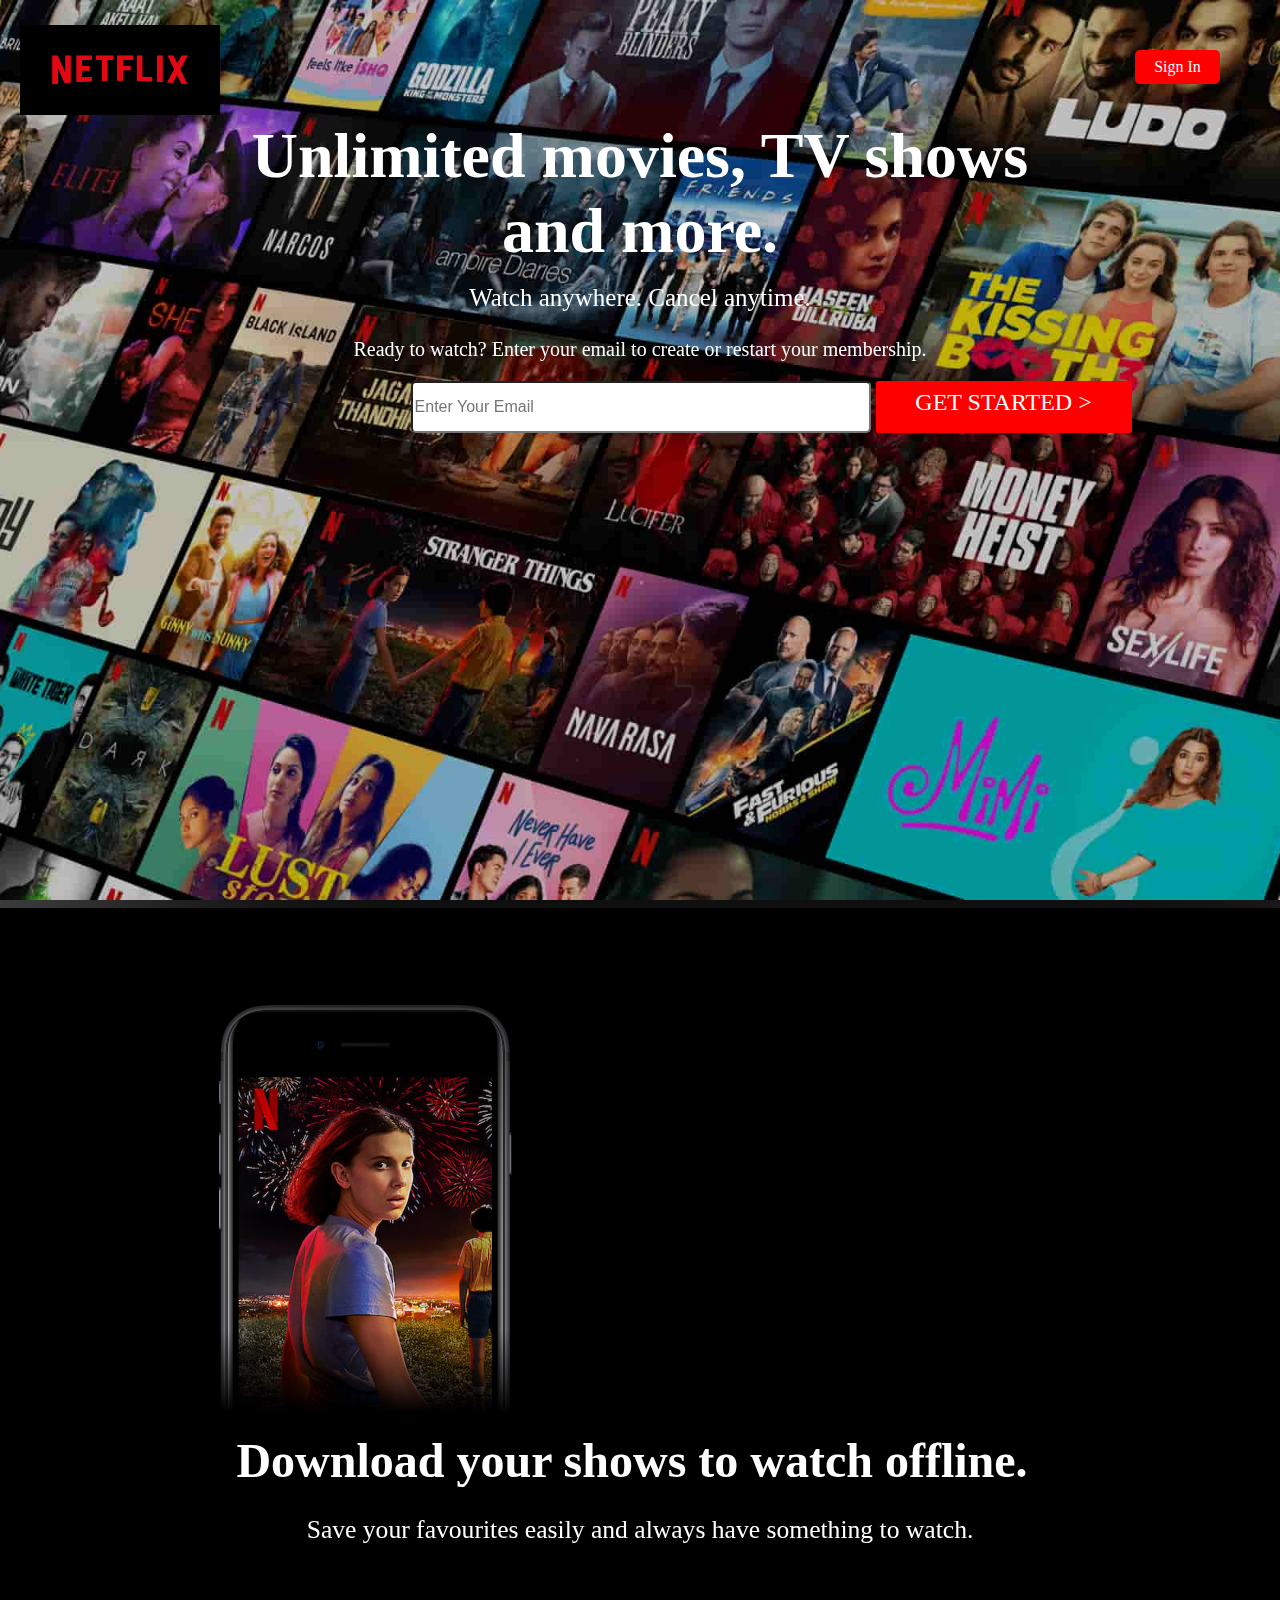
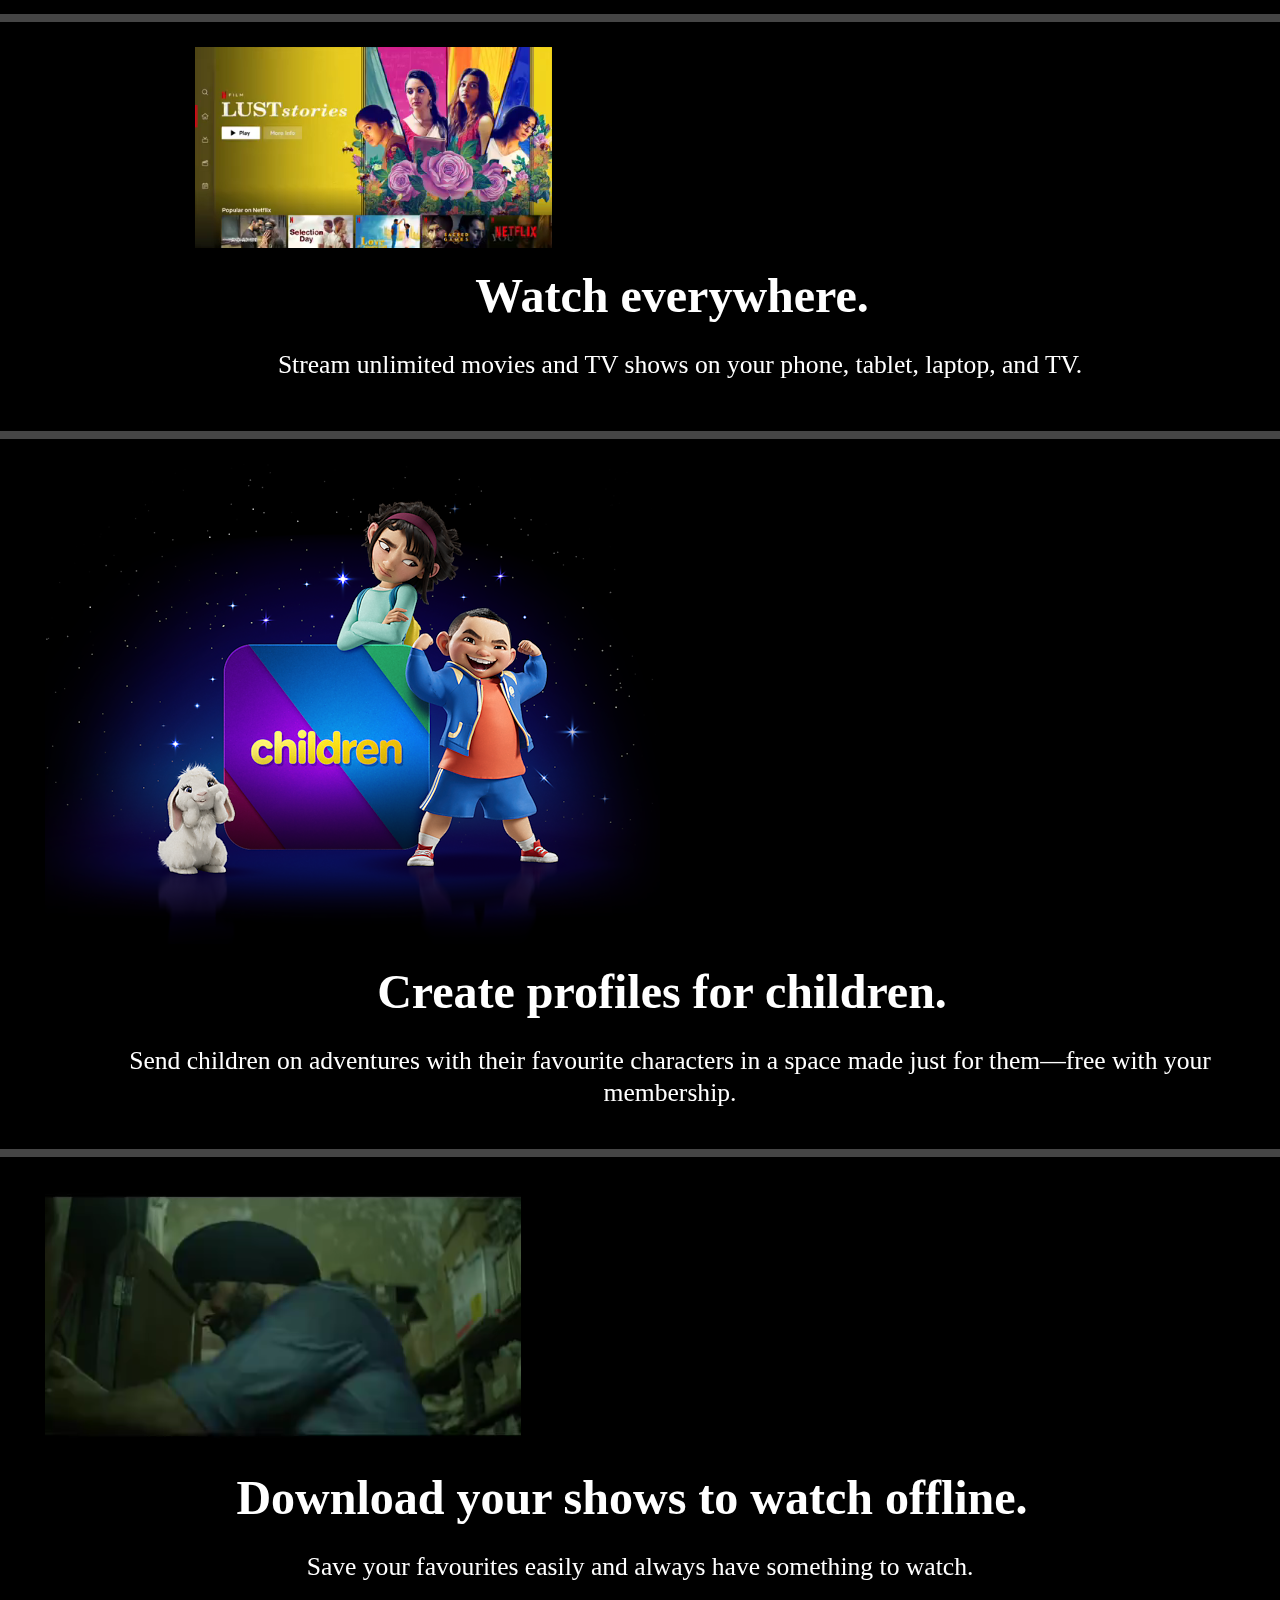
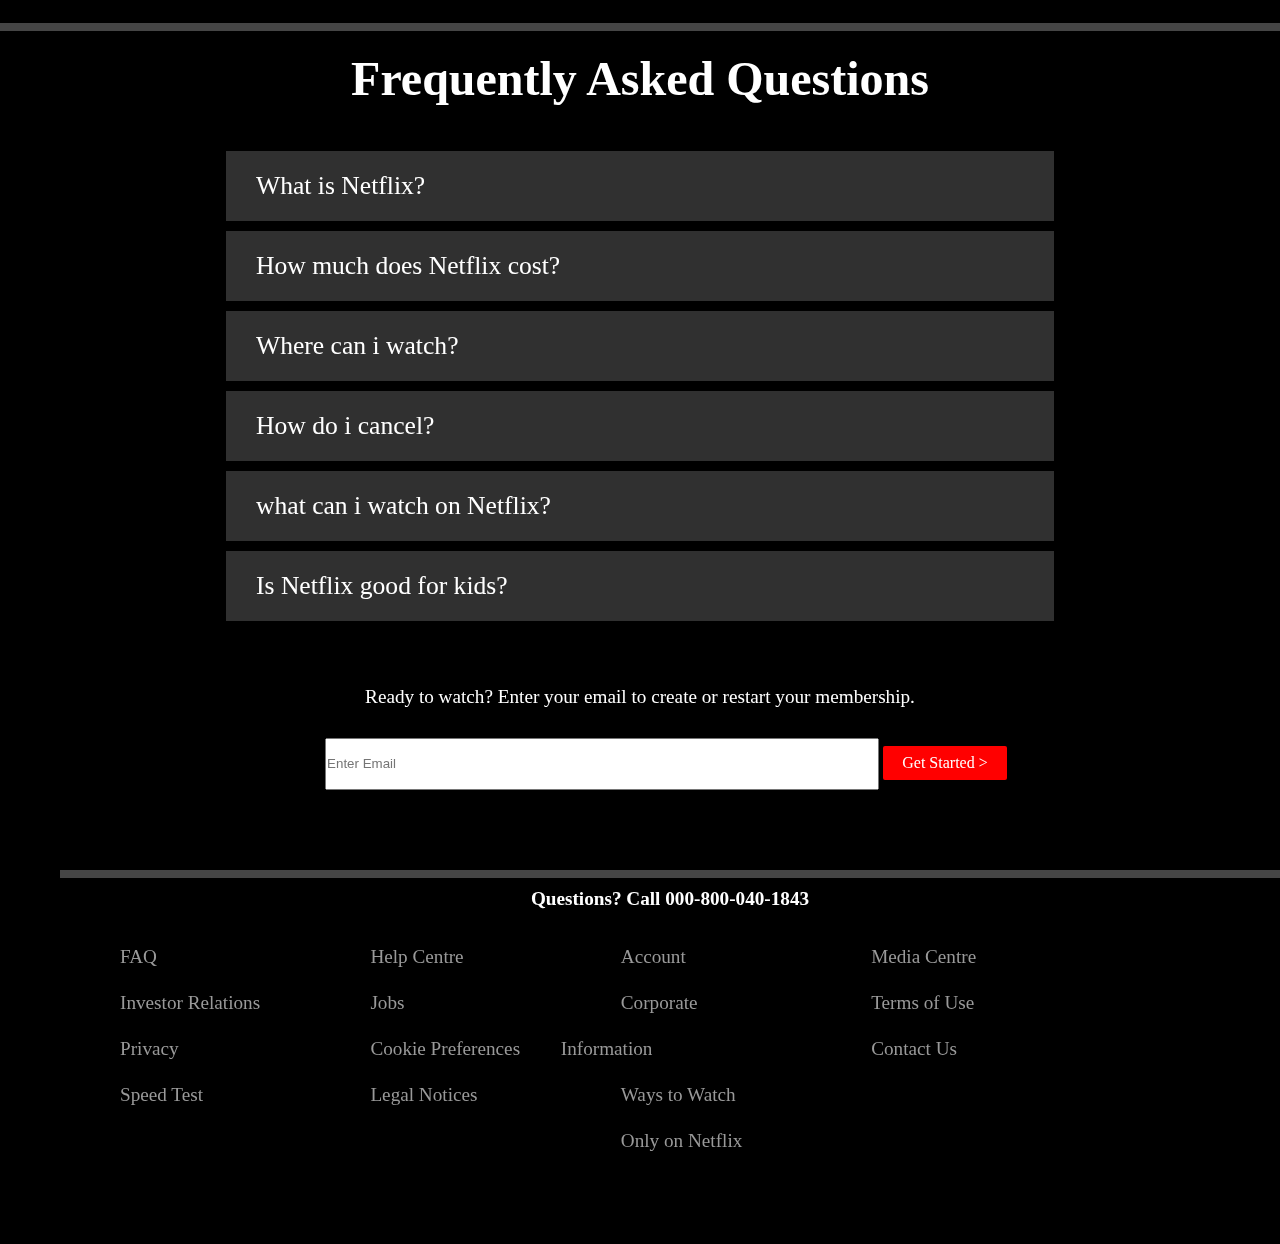
<file: index.html>
<!DOCTYPE html>
<html lang="en">
<head>
    <meta charset="UTF-8">
    <meta http-equiv="X-UA-Compatible" content="IE=edge">
    <meta name="viewport" content="width=device-width, initial-scale=1.0">
    <link rel="stylesheet" href="style.css">
    <link rel="icon" href="netflix-task.png">
    <title>
        Netflix
    </title>
</head>
<body>
    <header class="container">
        <div class="container-top">
            <img class="img" src="netflix-logo.png" alt="Netflix Logo">
            <a href="index2.html" class="btn btn-rounded">Sign In</a>
        </div>
        <div class="container-content">
            <h1>Unlimited movies, TV shows and more.</h1>
            <h2>Watch anywhere. Cancel anytime.</h2>
            <p>Ready to watch? Enter your email to create or restart your membership.</p>
            <input type="email" name="email" id="mail" placeholder="Enter Your Email">
            <a href="#" class="btn btn-lg">Get Started > </a>
        </div>
    </header>
    <section class="style-cards">
        <div class="card-0">
            <img src="mobile.jpg" alt="mobile view">
            <div class="desc-0">
                <h1>Download your shows to watch offline.</h1>
                <h2>Save your favourites easily and always have something to watch.</h2>
            </div>
        </div>
        <div class="card-1">
            <video class="video-1" autoplay="" playsinline="" muted="" loop=""><source src="tv.m4v" type="video/mp4"></video>
            <div class="desc-1">
                <h1>Watch everywhere.</h1>
                <h2>Stream unlimited movies and TV shows on your phone, tablet, laptop, and TV.</h2>
            </div>
        </div>
        <div class="card-2">
            <img src="children.png" alt="mobile view">
            <div class="desc-2">
                <h1>Create profiles for children.</h1>
                <h2>Send children on adventures with their favourite characters in a space made just for them—free with your membership.</h2>
            </div>
        </div>
        <div class="card-3">
            <video class="video-2" autoplay="" playsinline="" muted="" loop="" ><source src="scared.m4v" type="video/mp4"></video>
            <div class="desc-3">
                <h1>Download your shows to watch offline.</h1>
                <h2>Save your favourites easily and always have something to watch.</h2>
            </div>
        </div>
    </section>
    <section class="lastsec">
        <div class="faq">
            <h1>Frequently Asked Questions</h1>
            <ul class="questions">
                <li>What is Netflix?</li>
                <li>How much does Netflix cost?</li>
                <li>Where can i watch?</li>
                <li>How do i cancel?</li>
                <li>what can i watch on Netflix?</li>
                <li>Is Netflix good for kids?</li>
            </ul>
            <p>Ready to watch? Enter your email to create or restart your membership.</p>
            <div class="input">
                <input type="email" name="email" placeholder="Enter Email">
                <a href="#" class="btn btn-lg">Get Started > </a>
            </div>
        </div>
    </section>
    <footer class="footer">
        <p>Questions? Call 000-800-040-1843</p>
        <div class="footer-cols">
            <ul>
                <li><a href="#">FAQ</a></li>
                <li><a href="#">Investor Relations</a></li>
                <li><a href="#">Privacy</a></li>
                <li><a href="#">Speed Test</a></li>
            </ul>
            <ul>
                <li><a href="#">Help Centre</a></li>
                <li><a href="#">Jobs</a></li>
                <li><a href="#">Cookie Preferences</a></li>
                <li><a href="#">Legal Notices</a></li>
            </ul>
            <ul>
                <li><a href="#">Account</a></li>
                <li><a href="#">Corporate Information</a></li>
                <li><a href="#">Ways to Watch</a></li>
                <li><a href="#">Only on Netflix</a></li>
            </ul>
            <ul>
                <li><a href="#">Media Centre</a></li>
                <li><a href="#">Terms of Use</a></li>
                <li><a href="#">Contact Us</a></li>
            </ul>
        </div>
    </footer>
</body>
</html>
</file>
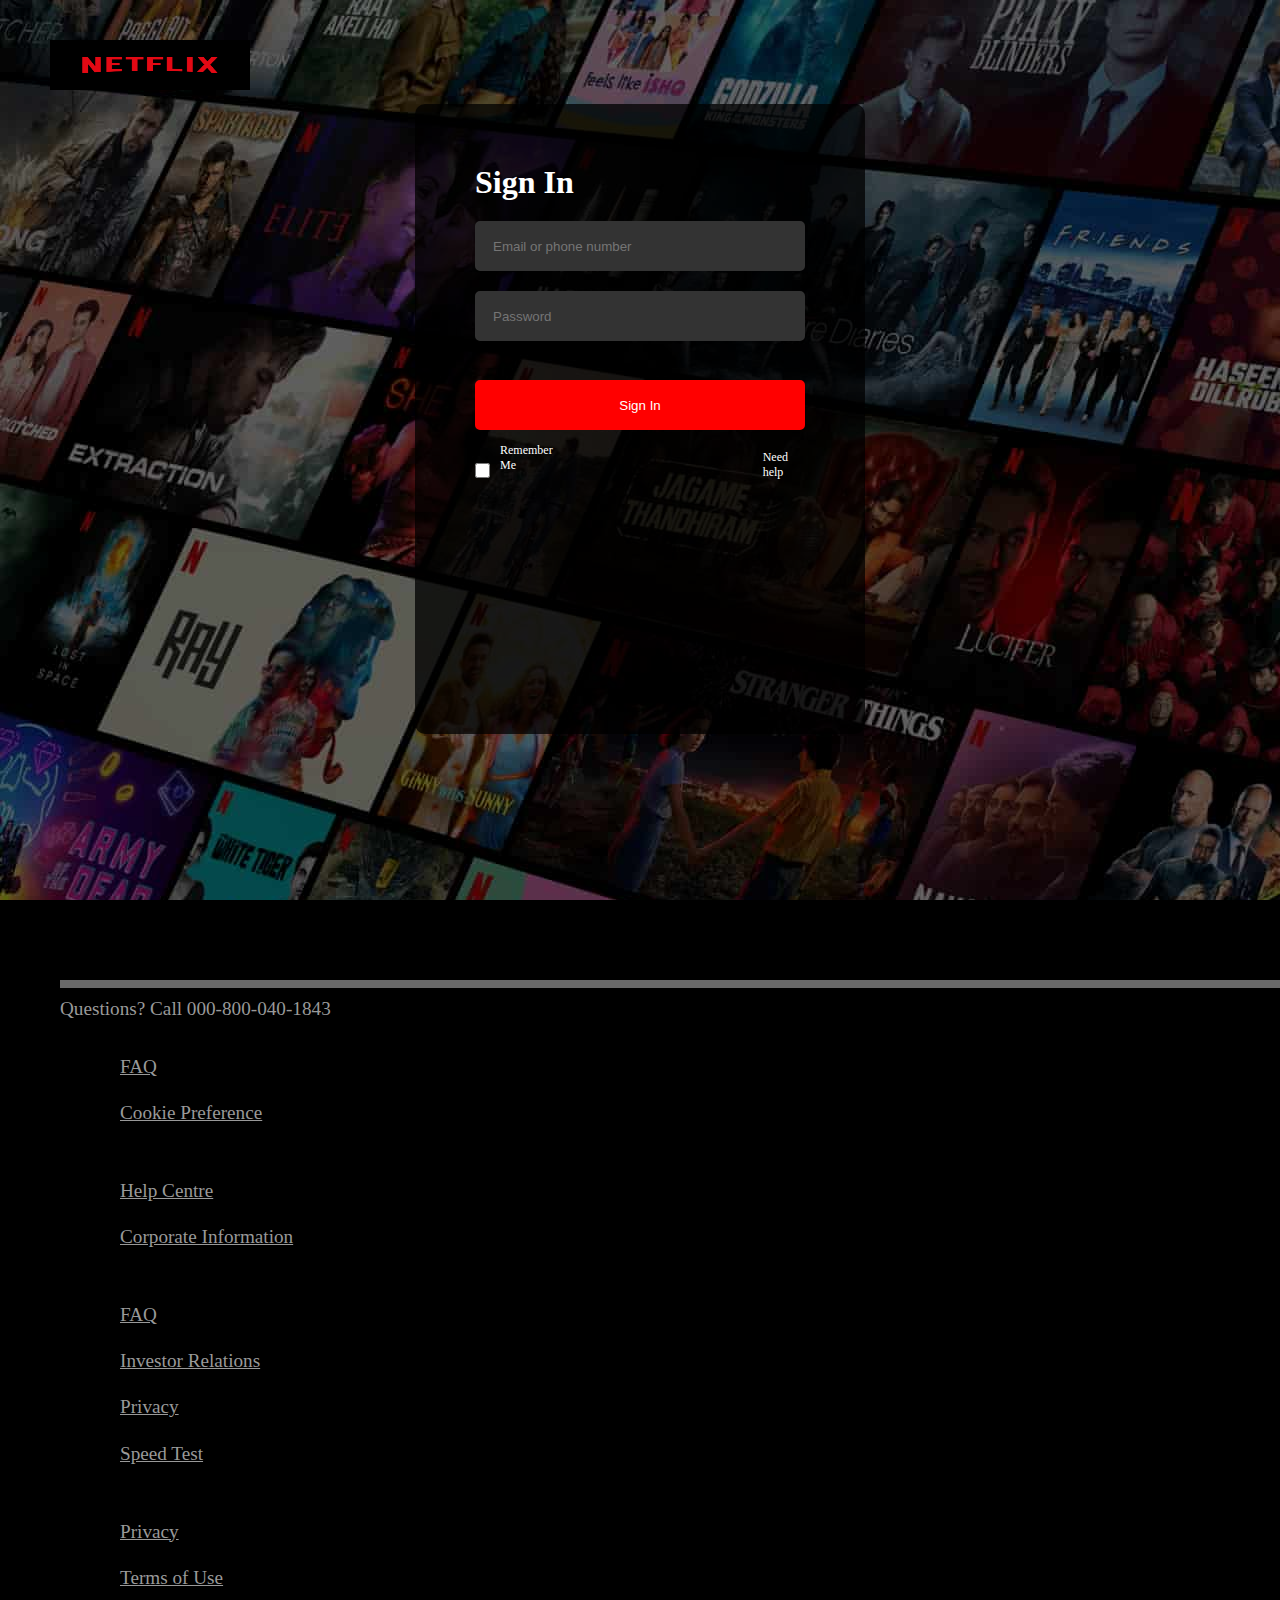
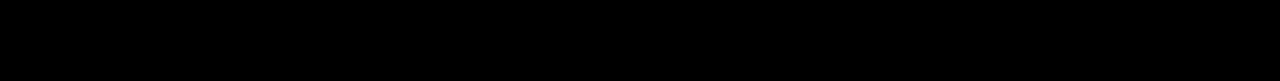
<file: index2.html>
<!DOCTYPE html>
<html lang="en">
<head>
    <meta charset="UTF-8">
    <meta http-equiv="X-UA-Compatible" content="IE=edge">
    <meta name="viewport" content="width=device-width, initial-scale=1.0">
    <link rel="stylesheet" href="style1.css">
    <link rel="icon" href="netflix-task.png">
    <title>Netflix</title>
</head>
<body>
    <div class="wrapper">
        <div class="header">
            <div class="logo">
                <a href="index.html"><img src="netflix-logo.png"></a>
            </div>
        </div>
        <div class="login__body">
            <div class="login__box">
                <h2>Sign In</h2>
                <div class="input__wrap">
                    <input type="text" placeholder="Email or phone number">
                </div>
                <div class="input__wrap">
                    <input type="password" placeholder="Password">
                </div>
                <div class="input__wrap">
                    <button>Sign In</button>
                </div>
                <div class="support">
                    <div class="remember">
                        <span><input type="checkbox"></span>
                        <span>Remember Me</span>
                    </div>
                    <div class="need__help">
                       Need help
                    </div>
                </div>
            </div>
        </div>
    </div>
    <footer class="footer">
        <p>Questions? Call 000-800-040-1843</p>
        <div class="footer-cols">
            <ul>
                <li><a href="#">FAQ</a></li>
                <li><a href="#">Cookie Preference</a></li>
            </ul>
            <ul>
                <li><a href="#">Help Centre</a></li>
                <li><a href="#">Corporate Information</a></li>
            </ul>
            <div class="footer-cols">
                <ul>
                    <li><a href="#">FAQ</a></li>
                    <li><a href="#">Investor Relations</a></li>
                    <li><a href="#">Privacy</a></li>
                    <li><a href="#">Speed Test</a></li>
                </ul>
                <ul>
                    <li><a href="#">Privacy</a></li>
                    <li><a href="#">Terms of Use</a></li>
                </ul>
        </div>
    </footer>
</body>
</html>
</file>
<file: style.css>
*{
    margin: 0;
    padding: 0;
}
body{
    font-family: cursive;
    background: #000000;
    color: #999999;
}
.img{
    height: 90px;
    width: 200px;
    margin-top: 25px;
    margin-left: 20px;
    
}
ul{
    list-style: none;
}
h1,h2,p{
    color: #ffffff;
    text-align: center;
}
h2{
    font-weight: lighter;
    margin-top: 10px;
}
p{
    margin-top: 10px;
    font-weight:bolder;
}
a{
    color: #ffffff;
    text-decoration: none;
}
.container{
    width: 100%;
    height: 100vh;
    position: relative;
    background: url(coverpage.jpg) no-repeat center center/cover;
    justify-content: center;
}
.container::after{
    content:"";
    position: absolute;
    top: 0;
    left: 0;
    width: 100%;
    height: 100%;
    z-index: 1;
    background: rgba(0,0,0,0);
    box-shadow: 120px 100px 250px #000000;
}
.container-top{
    position: relative;
    z-index: 2;
}
.container-content{
    position: relative;
    z-index: 2;
    display: flex;
    flex-direction: column;
    justify-content: center;
    align-items: center;
}
.container-content h1{
    font-weight: 700;
    font-size: 64px;
    margin: 0 30px;
    max-width: 800px;
    line-height: 74.5px;
}
.container-content h2{
    color: white;
    font-size: 25px;
    margin: 16px 0;
}
.container-content p{
    color: white;
    font-size: 20px;
    font-weight: 300;
    margin-top: 16px 0;
}
.container-content input{
    position: absolute;
    bottom: -8vh; 
    width: 454px;
    height: 3rem;
    font-size: 1rem;
    padding-left: 0.1rem;
    margin-left: 0.1rem;
    border-radius: 5px;
}
.btn{
    display: inline-block;
    background: red;
    padding: 0.5rem 1.2rem;
    font-size: 1rem;
    text-align: center;
    border: none;
    cursor: pointer;
    border-radius: 2px;
    margin-right: 0.5rem;
    outline: none;
}
.btn-rounded{
    float: right;
    border-radius: 5px;
    margin-top: 50px;
    margin-right: 60px;

}
.btn:hover{
    opacity: 0.9;
}
.container-content .btn-lg{
    position: absolute;
    bottom: -8vh;
    padding: 0.5rem 1.0rem;
    font-size: 1.5rem;
    margin-left: 735px;
    text-transform: uppercase;
    height: 36px;
    width: 14rem;
    justify-content: center;
}
.card-0,
.card-1,
.card-2,
.card-3{
    border-top: 8px rgb(69, 69, 69) solid;
    padding:50px;
}
.card-0{
    position: relative;
    display: -ms-inline-grid;
    grid-template-columns: 40% 50%;
    text-align: left;
    align-items: center;
    padding: 25px 45px 50px;
}
.card-0 img{
    display: inline-block;
}
.desc-0{
    padding-right: 10px;
    display: inline;
}
.card-1{
    position: relative;
    display: -ms-inline-grid;
    grid-template-columns: 50% 40%;
    text-align: left;
    align-items: center;
    padding: 25px 45px 50px;
}
.desc-1{
    padding-left: 80px;
}
.style-cards h1{
    font-size: 3rem;
    padding:1rem;
    padding-left: 0;
}
.style-cards h2{
    font-size: 1.6rem;
    line-height: 2rem;
}
.card-1 video{
    position: relative;
    width: 30%;
    height: 50%;
    grid-column: 2/2;
    grid-row: 1/2;
    z-index: -1;
    margin-left: 150px;
}
.card-2{
    position: relative;
    display: -ms-inline-grid;
    grid-template-columns: 50% 40%;
    text-align: left;
    align-items: center;
    padding: 25px 45px 40px;
    margin-left: 0px;
}
.card-2 img{
    display: inline-block;
}
.desc-2{
    padding-left: 80px;
    padding-right: 20px;
}
.card-3{
    position: relative;
    display: -ms-inline-grid;
    grid-template-columns: 50% 40%;
    text-align: left;
    align-items: center;
    padding: 25px 45px 40px;
    margin-left: 0px;
}
.card-3 video{
    position: relative;
    width: 40%;
    height: 50%;
    grid-column: 2/2;
    grid-row: 1/2;
    z-index: -1;
    margin-left: 0px;
}
.lastsec{
    border-top: 8px rgb(69, 69, 69) solid;
}
.faq{
    text-align: center;
}
.faq h1{
    margin-top: 20px;
    padding-bottom: 40px;
    font-size: 3rem;
}
.questions{
    display: flex;
    flex-direction: column;
    flex-basis: 40%;
    align-items: center;
}
.questions li{
    padding: 20px 30px;
    margin: 5px;
    font-size: 1.6rem;
    background-color:#303030;
    color: white;
    text-align: left;
    width: 60%;
}
.faq p{
    padding-top: 50px;
    font-size: 1.2rem;
    font-weight: 200;
}
.input{
    display: -ms-inline-grid;
    align-items: center;
    grid-template-columns: 50% 40%;
}
.input input{
    width: 550px;
    height: 3rem;
    margin-top: 30px;
    margin-left: 60px;
}
.footer{
    max-width: 100%;
    margin: 5rem auto;
    overflow: auto;
    border-top: 8px rgb(69, 69, 69) solid;
}
.footer,
.footer a{
    color: #999999;
    font-size: 1.2rem;
    margin-left: 60px;
}
.footer p{
    margin-bottom: 1.5rem;
}
.footer .footer-cols{
    display: grid;
    grid-template-columns: repeat(5 , 1fr);
    grid-gap: 2rem;
}
.footer li{
    line-height: 2.4;
}
</file>
<file: style1.css>
*{
    margin: 0;
    padding: 0;
}
body{
    padding: 0;
    background: #000000;
    margin: 0;
    font-family: cursive;
}
.logo img{
    height: 50px;
    width: 200px;
    margin-top: 30px;
    margin-left: 40px;
}
.header{
    padding: 10px 10px;
    position: relative;
    z-index: 10;
}
.wrapper{
    background-image: url(coverpage.jpg);
    height: 100vh;
    background-image:cover;
    background-repeat: no-repeat;
    position: relative;
    width: 100%;
}
.wrapper::before{
    content: '';
    background: rgba(0, 0, 0, 0.5);
    width: 100%;
    height: 100%;
    position: absolute;
    top: 0;
    bottom: 0;
    right: 0;
    left: 0;
}
.login__body{
    padding: 60px;
    z-index: 90;
    position: relative;
    max-width: 450px;
    height: 630px;
    margin-left: 50%;
    background: rgba(0, 0, 0, 0.75);
    border-radius: 10px;
    box-sizing: border-box;
    transform: translateX(-50%);
}
.login__body h2{
    color: #fff;
    font-size: 32px;
    margin-top: 0;
}
.login__body input{
    height: 50px;
    width: 100%;
    border: #333 solid;
    border-radius: 5px;
    margin-top: 20px;
    background: #333;
    color: white;
    padding-left: 15px;
    box-sizing: border-box;
}
.login__body button{
    background: #FF0000;
    color: #fff;
    border: red solid;
    border-radius: 5px;
    margin-top: 39px;
    height: 50px;
    width: 100%;
}
.support{
    display: flex;
    width: 13px;
    justify-content: space-between;
    font-size: 12px;
    color: #fff;
}
.support input{
    width: 15px;
    height: 15px;
}
.remember{
    display: flex;
    align-items: center;
}
.remember span{
    margin-right: 10px;
    height: 25px;
}
.need__help{
    color: #fff;
    margin-left: 200px;
    margin-top: 20px;
    display: inline-block;
}
.footer{
    max-width: 100%;
    margin: 5rem auto;
    overflow: auto;
    border-top: 8px #696969 solid;
}
.footer,
.footer a{
    color: #999999;
    font-size: 1.2rem;
    margin-left: 60px;
}
.footer p{
    margin-bottom: 1.5rem;
    margin-top: 10px;
}
.footer .footer-cols{
    display: grid;
    grid-template-columns: repeat (5,1fr);
    grid-gap: 2rem;
}
.footer li{
    text-decoration: none;
    line-height: 2.4;
}
</file>
